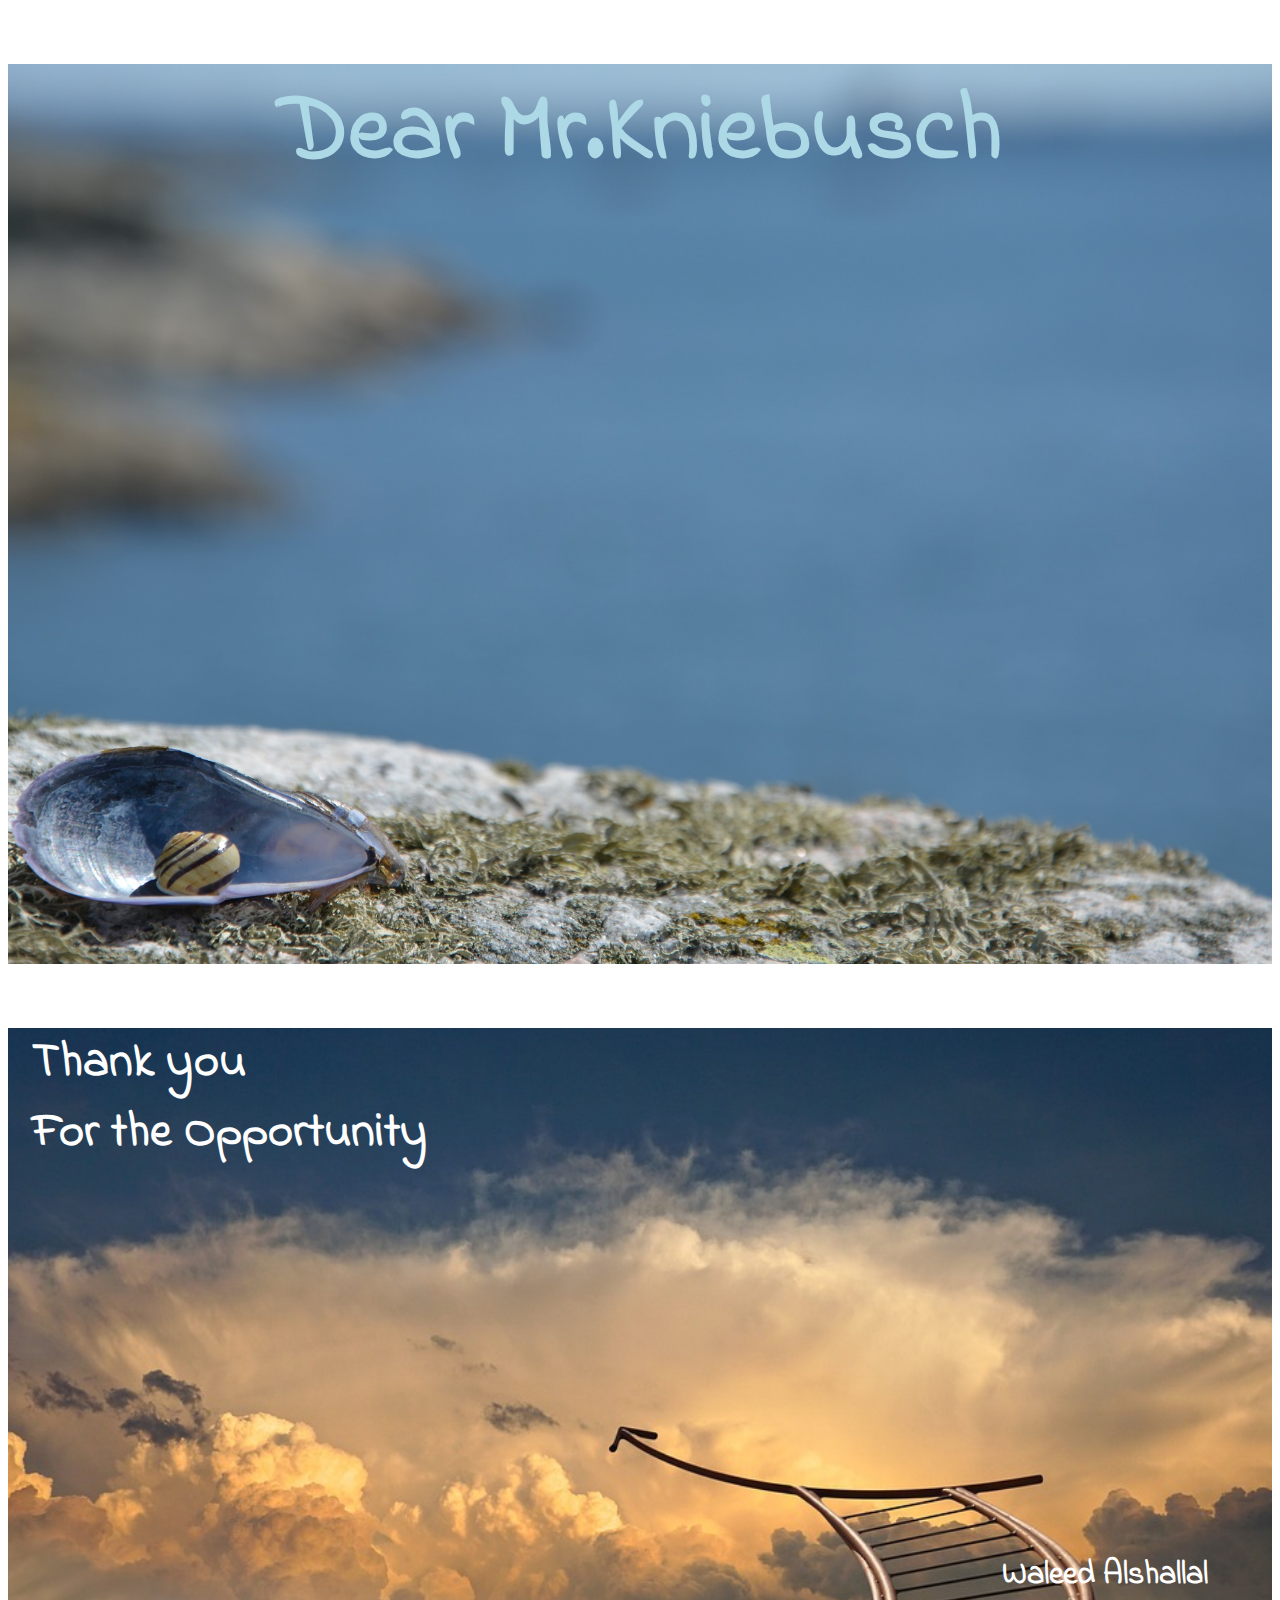
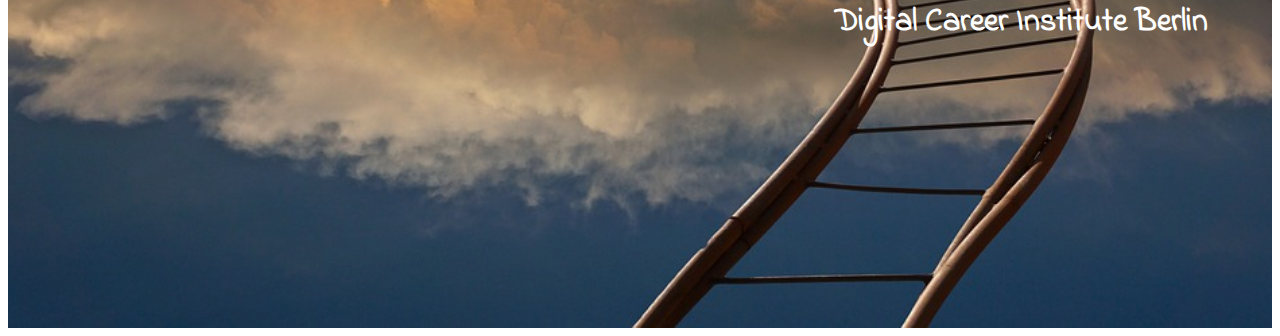
<file: microsite/index.html>
<!DOCTYPE html>
<html lang="en">

<head>
   
    <meta charset="UTF-8">
    
    <title>Thank you</title>
    <link href="https://fonts.googleapis.com/css?family=Indie+Flower&display=swap" rel="stylesheet">
    <style>
        
        
       
       
    
         
        
       #section-1{
            background-color: crimson;
            height: 100vh;
            background-size: cover;
            background-position: center;
            background-image: url(img/background-2653380_1920.jpg)
        }
        
         #section-2{
            background-color: crimson;
            height: 100vh;
            background-size: cover;
            background-position: center;
            background-image:url(img/head-2748333_1280.jpg);
            
        }
          
        h1 {
            font-size: 6em;
            font-family: 'Indie Flower', cursive;
            text-align:center;
            color:lightblue;
        }
        h5{
           
            font-size: 2em;
            font-family: 'Indie Flower', cursive;
            text-align:right; margin-right:2em; padding-top: 10em;
            color: white;
        }
          h4 {
            font-size: 3em;
            font-family: 'Indie Flower', cursive;
            text-align:left; margin-left: 0.5em;
            color: white;        

                }
    </style>
</head>
<body>
  
   <nav class="main-navigation">
      <a herf="Section-1">
       
   </a>
      

      <a herf="Section-2">
       
   </a>
       
   </nav>
   
   <section id="section-1" class="section">
  <h1> Dear Mr.Kniebusch</h1>  
   
        
   </section>
  
    
    <section id="section-2" class="section">
       
      <h4>Thank you<br>For the Opportunity<br></h4>
      <h5>Waleed Alshallal<br>Digital Career Institute Berlin<br></h5>
      
   </section>
    
       
       
   
    
</body>
</html>
</file>
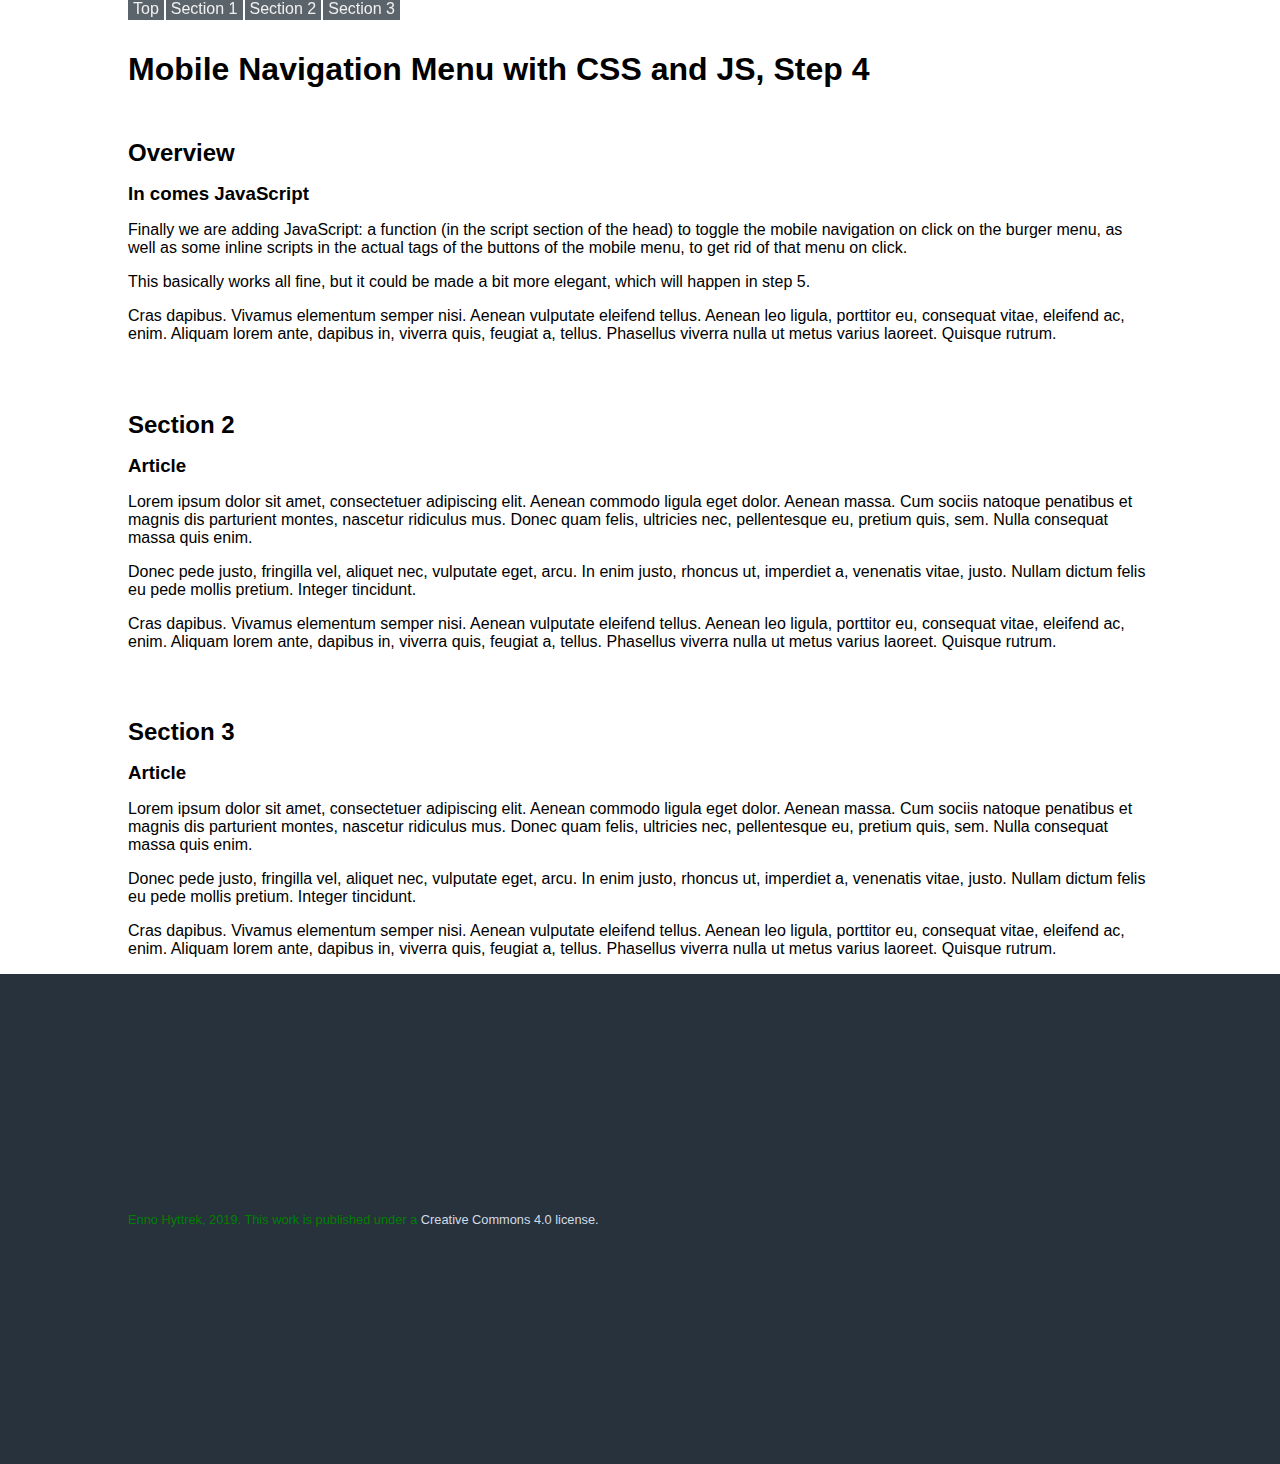
<file: mobile-navigation/index.html>
<!DOCTYPE html>
<html>
<head>
    <meta charset="utf-8">
    <meta name="viewport" content="width=device-width, initial-scale=1">
    <title>Mobile Nav with JS, Step 4</title>
    
    <link rel="stylesheet" href="css/style.css">       
<style>
   
/* 
Reset
*/        


 #desktop-nav {
        display: none;
    }
  
        
        
/* 
Layout, mobile first
*/   
        
body,
section {
    padding-top: 13vw;
}     

article,p {
    margin: 1em 0;
}

footer {
    padding: 25vh 0;
}
        
#desktop-nav ul,        
h1,h2,h3,
p {
   padding: 0 20px;         
        }
               
        
/* 
Nav
*/        
        
        
/** 
Nav, general
**/
        

        
nav ul {
    list-style-type: none;
}

nav a {
    color: rgb(240,240,240);
    background-color: rgba(50,60,70,0.8);
} 

nav a:hover {
    color: #fff;
    background-color: rgb(255,128,0);
} 
        
/** 
Nav, mobile
**/       
        
#burger-icon {
    margin: 0 20px;
}

#burger-icon div {
    width: 30px;
    height: 5px;
    border-radius: 2px;
    background-color: rgba(150,160,170,0.9);
    margin: 3px 0 0 0;
}


#burger-icon:hover div {
    background-color: rgb(160,170,180);
}

#burger-icon:hover {
cursor: pointer;
    }

#mobile-nav ul {
    margin-top: 11px;
}

#mobile-nav ul li {
    margin-top: 1px;
}

#mobile-nav ul li a {
    display: inline-block;
    width: 100%;
    padding: 10px 20px; 
    font-size: 1em;
}


#mobile-nav {
    position: fixed;
    width: 100%;
    top: 0;
    height: 40px;
    padding-top: 5px;
    overflow-y: hidden;
    background-color: rgba(230,240,240,0.8);
}
        
        
/** 
Nav, desktop
**/   
        
#desktop-nav {
    position: fixed;
    top: 0;
}

#desktop-nav ul {
    display: flex;
}

#desktop-nav ul li a {
    padding: 3px 5px;
    margin-right: 2px;
}

        
        
/* 
Responsive design, mobile first 
*/
        
@media only screen and (min-width: 600px) {


    /* 
    Nav, desktop
    */

    #desktop-nav {
        display: block;
    }

    #mobile-nav {
        display: none;
    }

    /* 
    Layout, desktop 
    */   

    body,
    section {
        padding-top: 4vw;
    } 

    #desktop-nav ul,        
    h1,h2,h3,
    p {
        padding: 0 10vw;         
    }


}
    
    
</style>
    
<script>
        
     
        
        
function toggleMobileNav() {    
  var x = document.getElementById("mobile-nav");
  if (x.style.height === "195px") {
    x.style.height = "40px";
  } else {
    x.style.height = "195px";
  }
}
      
</script>
    
</head>
<body>
    <header>
        <h1>Mobile Navigation Menu with CSS and JS, Step 4</h1>
        
        <nav id="mobile-nav">

            <div id="burger-icon" onclick="toggleMobileNav()">
                <div></div>
                <div></div>                
                <div></div>             
            </div>
   
            <ul>
            <li><a href="#" onclick="document.getElementById('mobile-nav').style.height= '40px'">Top</a></li>
            <li><a href="#section1" onclick="document.getElementById('mobile-nav').style.height= '40px'">Section 1</a></li>   
            <li><a href="#section2" onclick="document.getElementById('mobile-nav').style.height= '40px'">Section 2</a></li>  
            <li><a href="#section3" onclick="document.getElementById('mobile-nav').style.height= '40px'">Section 3</a></li>  
            </ul>    
        </nav>
        
        <nav id="desktop-nav">
   
            <ul>
            <li><a href="#">Top</a></li>
            <li><a href="#section1">Section 1</a></li>     
            <li><a href="#section2">Section 2</a></li>    
            <li><a href="#section3">Section 3</a></li>  
            </ul>    
        </nav>
        

        

    
    </header>
    <main>
    <section id="section1">
        <h2>Overview</h2>
        <article>
            <h3>In comes JavaScript</h3>
            <p>
            Finally we are adding JavaScript: a function (in the script section of the head) to toggle the mobile navigation on click on the burger menu, as well as some inline scripts in the actual tags of the buttons of the mobile menu, to get rid of that menu on click.
            </p>
        
            <p>
            This basically works all fine, but it could be made a bit more elegant, which will happen in step 5. 
            </p>
            
            <p>
            Cras dapibus. Vivamus elementum semper nisi. Aenean vulputate eleifend tellus. Aenean leo ligula, porttitor eu, consequat vitae, eleifend ac, enim. Aliquam lorem ante, dapibus in, viverra quis, feugiat a, tellus. Phasellus viverra nulla ut metus varius laoreet. Quisque rutrum.
            </p>
        </article> 
    </section>
    
    <section id="section2">
        <h2>Section 2</h2>
        <article>
            <h3>Article</h3>
            <p>
            Lorem ipsum dolor sit amet, consectetuer adipiscing elit. Aenean commodo ligula eget dolor. Aenean massa. Cum sociis natoque penatibus et magnis dis parturient montes, nascetur ridiculus mus. Donec quam felis, ultricies nec, pellentesque eu, pretium quis, sem. Nulla consequat massa quis enim. 
            </p>
        
            <p>
            Donec pede justo, fringilla vel, aliquet nec, vulputate eget, arcu. In enim justo, rhoncus ut, imperdiet a, venenatis vitae, justo. Nullam dictum felis eu pede mollis pretium. Integer tincidunt.
            </p>
            
            <p>
            Cras dapibus. Vivamus elementum semper nisi. Aenean vulputate eleifend tellus. Aenean leo ligula, porttitor eu, consequat vitae, eleifend ac, enim. Aliquam lorem ante, dapibus in, viverra quis, feugiat a, tellus. Phasellus viverra nulla ut metus varius laoreet. Quisque rutrum.
            </p>
        </article> 
    </section>    
    
    <section id="section3">
        <h2>Section 3</h2>
        <article>
            <h3>Article</h3>
            <p>
            Lorem ipsum dolor sit amet, consectetuer adipiscing elit. Aenean commodo ligula eget dolor. Aenean massa. Cum sociis natoque penatibus et magnis dis parturient montes, nascetur ridiculus mus. Donec quam felis, ultricies nec, pellentesque eu, pretium quis, sem. Nulla consequat massa quis enim. 
            </p>
        
            <p>
            Donec pede justo, fringilla vel, aliquet nec, vulputate eget, arcu. In enim justo, rhoncus ut, imperdiet a, venenatis vitae, justo. Nullam dictum felis eu pede mollis pretium. Integer tincidunt.
            </p>
            
            <p>
            Cras dapibus. Vivamus elementum semper nisi. Aenean vulputate eleifend tellus. Aenean leo ligula, porttitor eu, consequat vitae, eleifend ac, enim. Aliquam lorem ante, dapibus in, viverra quis, feugiat a, tellus. Phasellus viverra nulla ut metus varius laoreet. Quisque rutrum.
            </p>
        </article> 
    </section>   
    </main>
    <footer>
  
        <p>
            Enno Hyttrek, 2019. This work is published under a <a href="https://creativecommons.org/licenses/by/4.0/" target="_blank">Creative Commons 4.0 license.</a>
        </p>
    
    </footer>
    

</body>
</html>
</file>
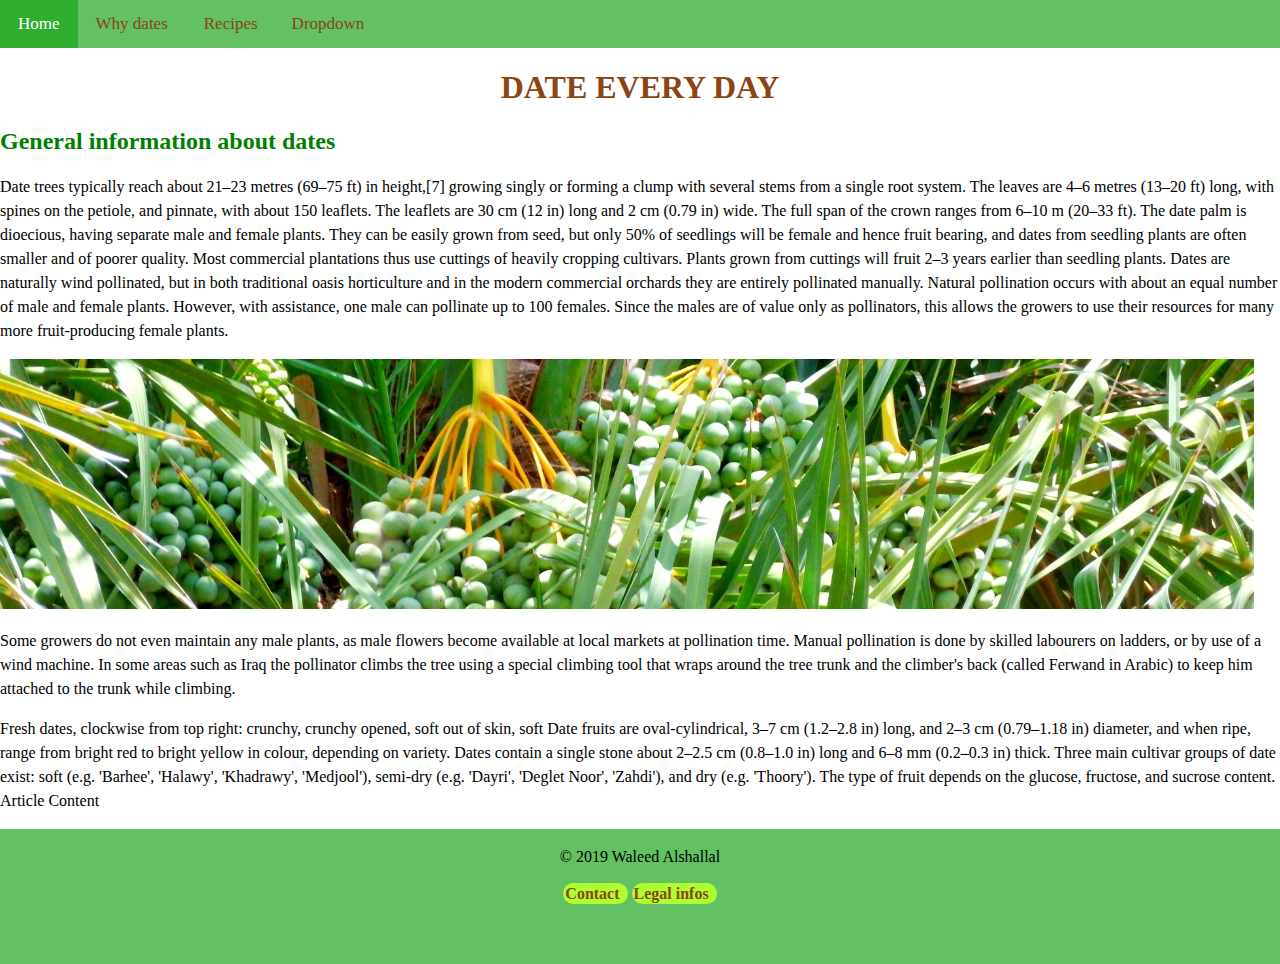
<file: final-project/release/index.html>
<!DOCTYPE html>
<html>
<head>
<meta name="viewport" content="width=device-width, initial-scale=1">
<link rel="stylesheet" href="css/style.css">
<style>
body {margin:0;font-family:Arial}

</style>
</head>
<body>

<div class="topnav" id="myTopnav">
  <a href="index.html" class="active">Home</a>
  <a href="why-dates.html">Why dates</a>
  <a href="recipes.html">Recipes</a>
  <div class="dropdown">
    <button class="dropbtn"style="color:saddlebrown;">Dropdown 
      <i class="fa fa-caret-down"></i>
    </button>
    <div class="dropdown-content">
      <a href="contact.html">Contact</a>
      <a href="legal-info.html">Legal informations</a>
      
    </div>
  </div> 
  
  <a href="javascript:void(0);" style="font-size:15px;" class="icon" onclick="myFunction()">&#9776;</a>
</div>



<script>
function myFunction() {
  var x = document.getElementById("myTopnav");
  if (x.className === "topnav") {
    x.className += " responsive";
  } else {
    x.className = "topnav";
  }
}
</script>

</body>
</html>



<!DOCTYPE html>
<html lang="en">
  
   <head>
     
      <!-- Version:1.1.1.0  -->
      
       <title>Waleeds Final Project</title>
       
       <link rel="stylesheet" href="css/style.css"> 
       
   </head>
    
    <body>
    <div style="text-align: center">
            <h1 class='h1-style' >DATE EVERY DAY</h1>
            
         
           </div>
        
        
        
 
       
            <article>
                <h2><font color="green"> General information about dates</font></h2>
                
                <section id="section-1" class="section">
                
                <p>Date trees typically reach about 21–23 metres (69–75 ft) in height,[7] growing singly or forming a clump with several stems from a single root system. The leaves are 4–6 metres (13–20 ft) long, with spines on the petiole, and pinnate, with about 150 leaflets. The leaflets are 30 cm (12 in) long and 2 cm (0.79 in) wide. The full span of the crown ranges from 6–10 m (20–33 ft).

The date palm is dioecious, having separate male and female plants. They can be easily grown from seed, but only 50% of seedlings will be female and hence fruit bearing, and dates from seedling plants are often smaller and of poorer quality. Most commercial plantations thus use cuttings of heavily cropping cultivars. Plants grown from cuttings will fruit 2–3 years earlier than seedling plants.

Dates are naturally wind pollinated, but in both traditional oasis horticulture and in the modern commercial orchards they are entirely pollinated manually. Natural pollination occurs with about an equal number of male and female plants. However, with assistance, one male can pollinate up to 100 females. Since the males are of value only as pollinators, this allows the growers to use their resources for many more fruit-producing female plants.
                     </p> </section>
                <img class="home-img" src="img/date-palm-tree-402145_1920.jpg" alt="Smiley face" >
              
<p> Some growers do not even maintain any male plants, as male flowers become available at local markets at pollination time. Manual pollination is done by skilled labourers on ladders, or by use of a wind machine. In some areas such as Iraq the pollinator climbs the tree using a special climbing tool that wraps around the tree trunk and the climber's back (called Ferwand in Arabic) to keep him attached to the trunk while climbing.</p>

<p>
Fresh dates, clockwise from top right: crunchy, crunchy opened, soft out of skin, soft
Date fruits are oval-cylindrical, 3–7 cm (1.2–2.8 in) long, and 2–3 cm (0.79–1.18 in) diameter, and when ripe, range from bright red to bright yellow in colour, depending on variety. Dates contain a single stone about 2–2.5 cm (0.8–1.0 in) long and 6–8 mm (0.2–0.3 in) thick. Three main cultivar groups of date exist: soft (e.g. 'Barhee', 'Halawy', 'Khadrawy', 'Medjool'), semi-dry (e.g. 'Dayri', 'Deglet Noor', 'Zahdi'), and dry (e.g. 'Thoory'). The type of fruit depends on the glucose, fructose, and sucrose content.
                    Article Content </p>
            </article>

        </section>
     
        <footer >
            <p>
             &copy; 2019 Waleed Alshallal   
            </p>
            <div >
                 <a class="footer-span" href="contact.html"> Contact</a>
            <a  class="footer-span" href="legalInfos.html"> Legal infos</a>
            </div>
           
          
        </footer>

    </body>    
    
</html>
</file>
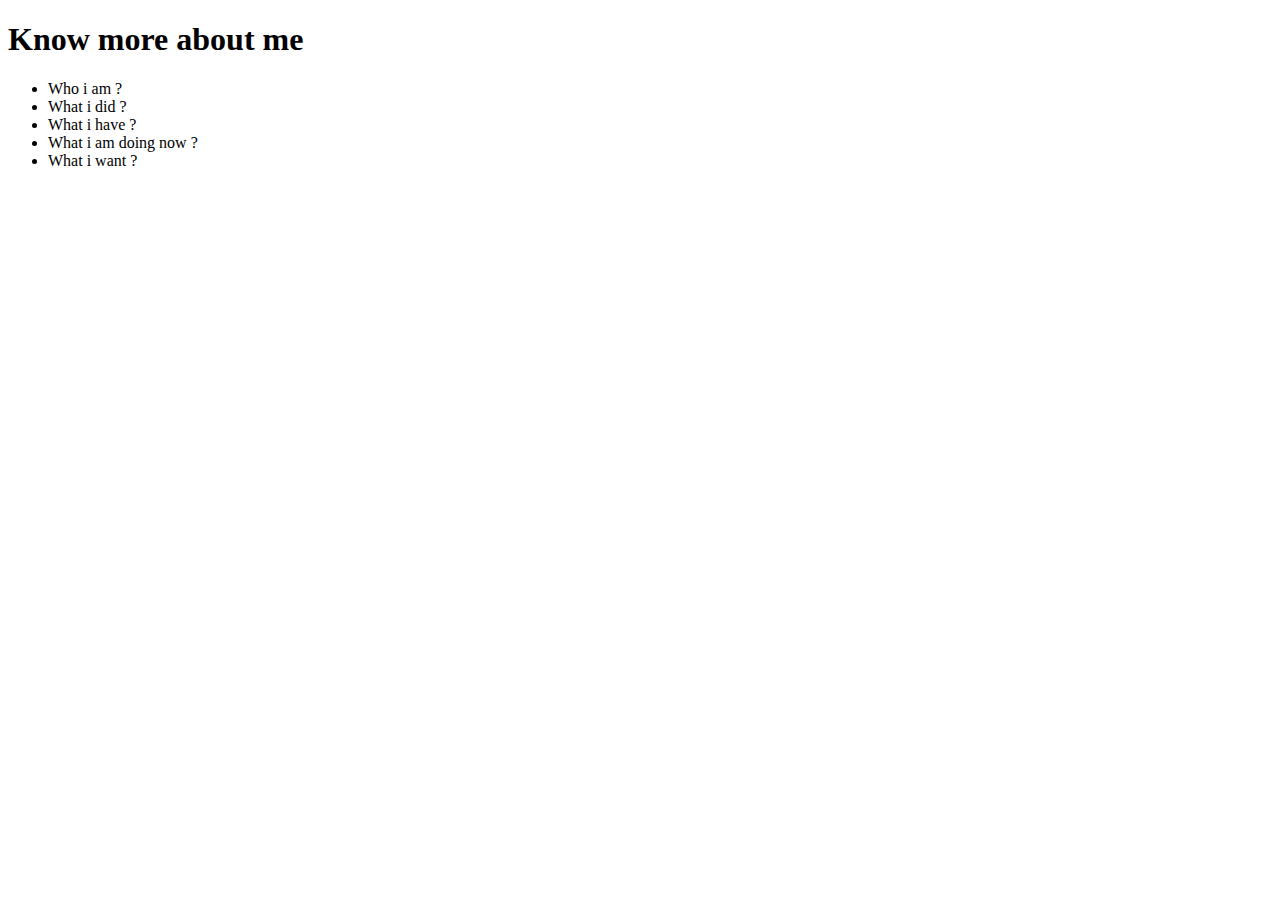
<file: final-project-concept/outline.html>
<!DOCTYPE html>
<html lang="en">

</html>
<html>

<head>
    <title>My Final Project Prototype</title>
</head>
<body>
    <header>
        <h1>Know more about me</h1>
        <nav>
            <ul>
                <li>Who i am ?</li>
                <li>What i did ? </li>
                <li>What i have ?</li>
                <li>What i am doing now ?</li>
                <li>What i want ? </li>
                
            </ul>
        </nav>
    </header>
</file>
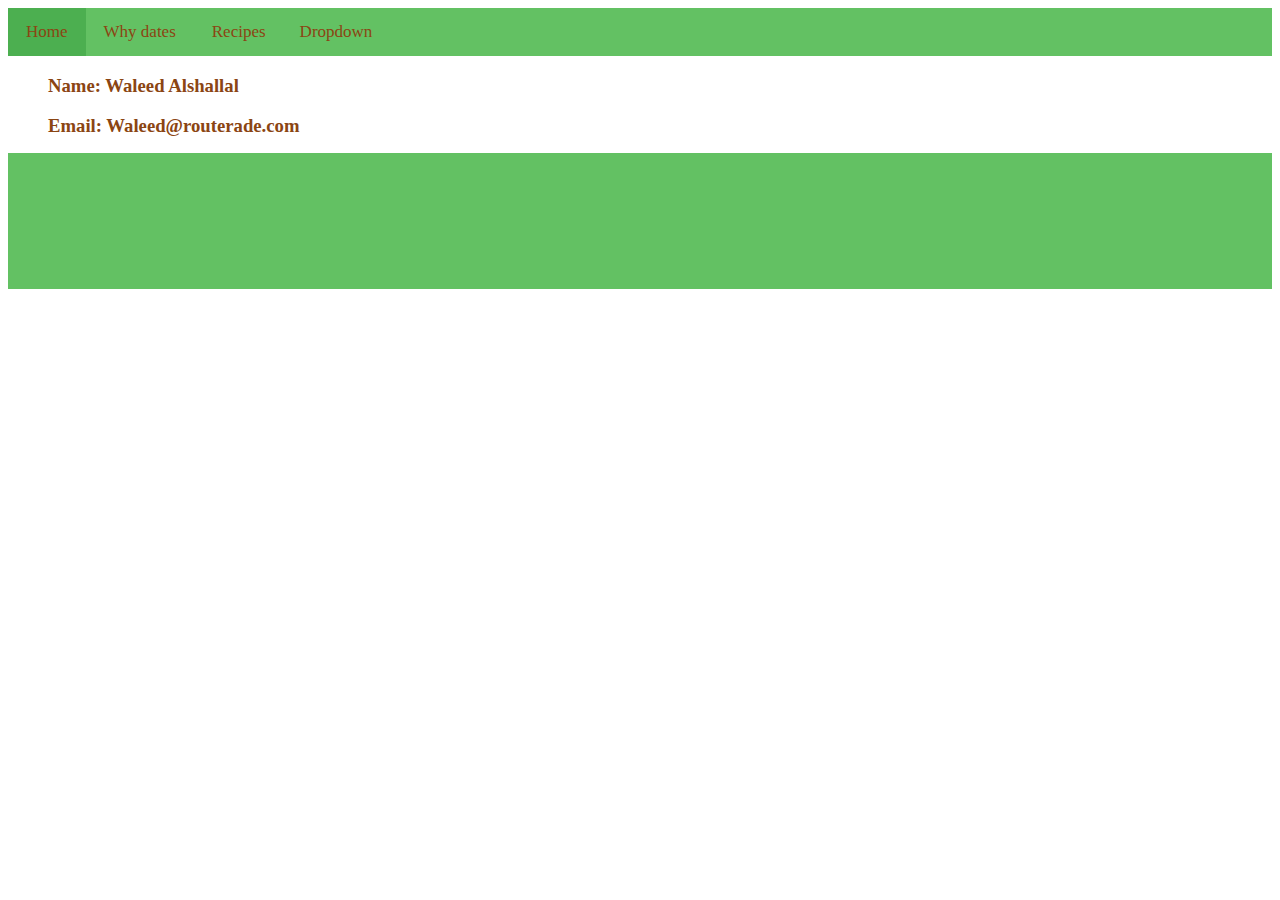
<file: final-project/release/contact.html>
<!DOCTYPE html>
<html lang="en">
  
   <head>
     
      <!-- Version:1.1.1.0  -->
      
       <title>Waleeds Final Project</title>
       
       <link rel="stylesheet" href="css/style.css"> 
       
   </head>
    
    <body>
    
       <div class="topnav" id="myTopnav">
  <a href="index.html" class="active">Home</a>
  <a href="why-dates.html">Why dates</a>
  <a href="recipes.html">Recipes</a>
  <div class="dropdown">
    <button class="dropbtn"style="color:saddlebrown;">Dropdown 
      <i class="fa fa-caret-down"></i>
    </button>
    <div class="dropdown-content">
      <a href="contact.html">Contact</a>
      <a href="legal-info.html">Legal infos</a>
      
    </div>
  </div> 
  
  <a href="javascript:void(0);" style="font-size:15px;" class="icon" onclick="myFunction()">&#9776;</a>
</div>



<script>
function myFunction() {
  var x = document.getElementById("myTopnav");
  if (x.className === "topnav") {
    x.className += " responsive";
  } else {
    x.className = "topnav";
  }
}
</script>

    
      
        
 <body>
                 <ul>
                     
                         <h3 style="color:  saddlebrown">Name: Waleed Alshallal</h3>
                         <h3 style="color:  saddlebrown">Email: Waleed@routerade.com</h3>
                        
                         
                     
                 </ul>
                
             </body>
      
        <footer >
            
            
          
        </footer>

    </body>    
    
</html>
</file>
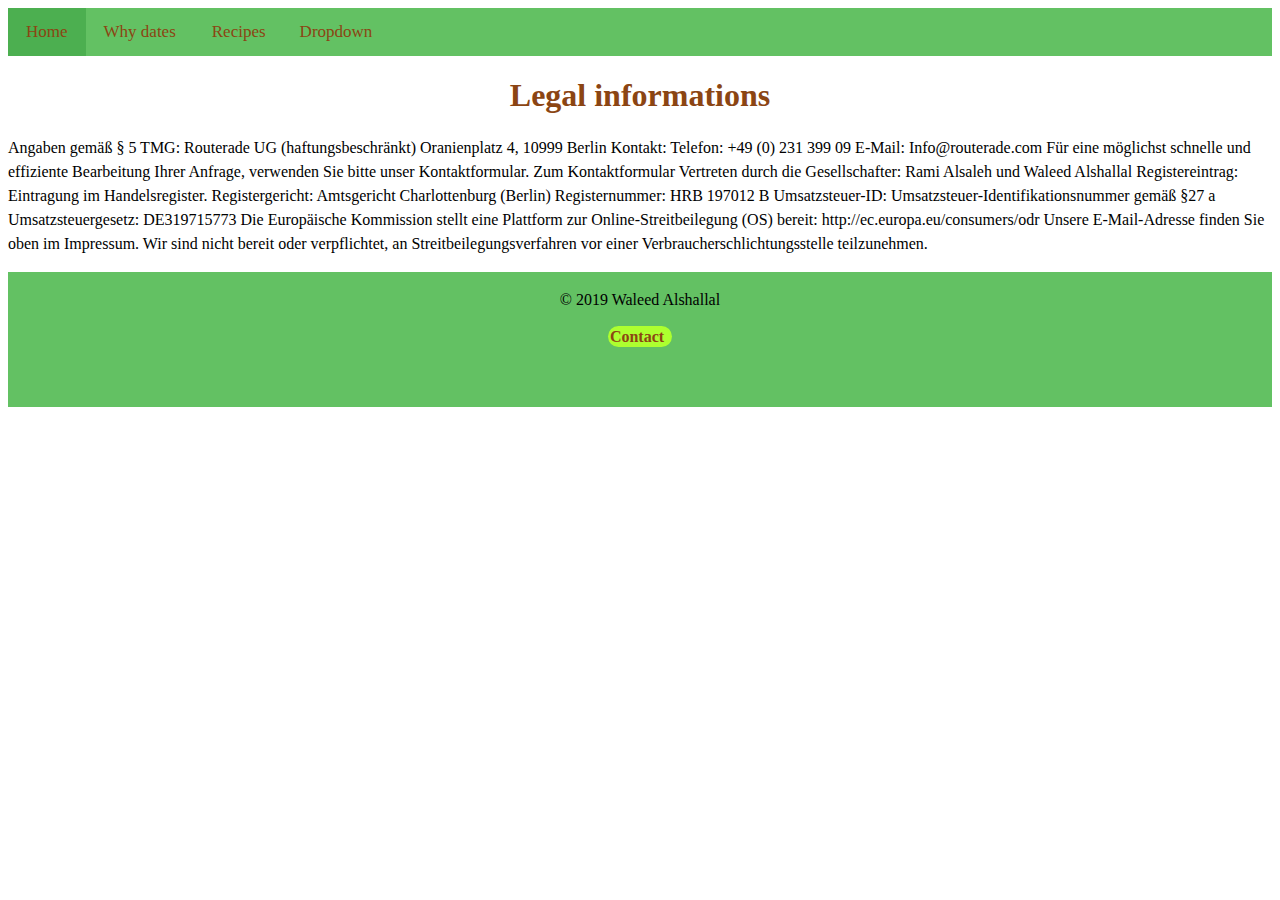
<file: final-project/release/legal-info.html>
<!DOCTYPE html>
<html lang="en">
  
   <head>
     
      <!-- Version:1.1.1.0  -->
      
       <title>Waleeds Final Project</title>
       
       <link rel="stylesheet" href="css/style.css"> 
       
   </head>
    
    <body>
    
       <div class="topnav" id="myTopnav">
  <a href="index.html" class="active">Home</a>
  <a href="why-dates.html">Why dates</a>
  <a href="recipes.html">Recipes</a>
  <div class="dropdown">
    <button class="dropbtn"style="color:saddlebrown;">Dropdown 
      <i class="fa fa-caret-down"></i>
    </button>
    <div class="dropdown-content">
      <a href="contact.html">Contact</a>
      <a href="legal-info.html">Legal infos</a>
      
    </div>
  </div> 
  
  <a href="javascript:void(0);" style="font-size:15px;" class="icon" onclick="myFunction()">&#9776;</a>
</div>



<script>
function myFunction() {
  var x = document.getElementById("myTopnav");
  if (x.className === "topnav") {
    x.className += " responsive";
  } else {
    x.className = "topnav";
  }
}
</script>

    
        <header>


        </header>
                <div style="text-align: center">
            <h1 class='h1-style' >Legal informations</h1>
            
          
           </div>
<p>Angaben gemäß § 5 TMG:

Routerade UG (haftungsbeschränkt)

Oranienplatz 4, 10999 Berlin

 

Kontakt:

Telefon: +49 (0) 231 399 09 

E-Mail: Info@routerade.com

Für eine möglichst schnelle und effiziente Bearbeitung Ihrer Anfrage, verwenden Sie bitte unser Kontaktformular.

Zum Kontaktformular

 

Vertreten durch die Gesellschafter: 

Rami Alsaleh und Waleed Alshallal

 

Registereintrag:

Eintragung im Handelsregister.

Registergericht: Amtsgericht Charlottenburg (Berlin)

Registernummer: HRB 197012 B 

 

Umsatzsteuer-ID:

Umsatzsteuer-Identifikationsnummer gemäß §27 a Umsatzsteuergesetz: DE319715773

Die Europäische Kommission stellt eine Plattform zur Online-Streitbeilegung (OS) bereit: http://ec.europa.eu/consumers/odr
Unsere E-Mail-Adresse finden Sie oben im Impressum.

Wir sind nicht bereit oder verpflichtet, an Streitbeilegungsverfahren vor einer Verbraucherschlichtungsstelle teilzunehmen.</p>
      
      

        <footer >
            <p>
             &copy; 2019 Waleed Alshallal   
            </p>
            <div >
                 <a class="footer-span" href="contact.html"> Contact</a>
        
            </div>
           
          
        </footer>

    </body>    
    
</html>
</file>
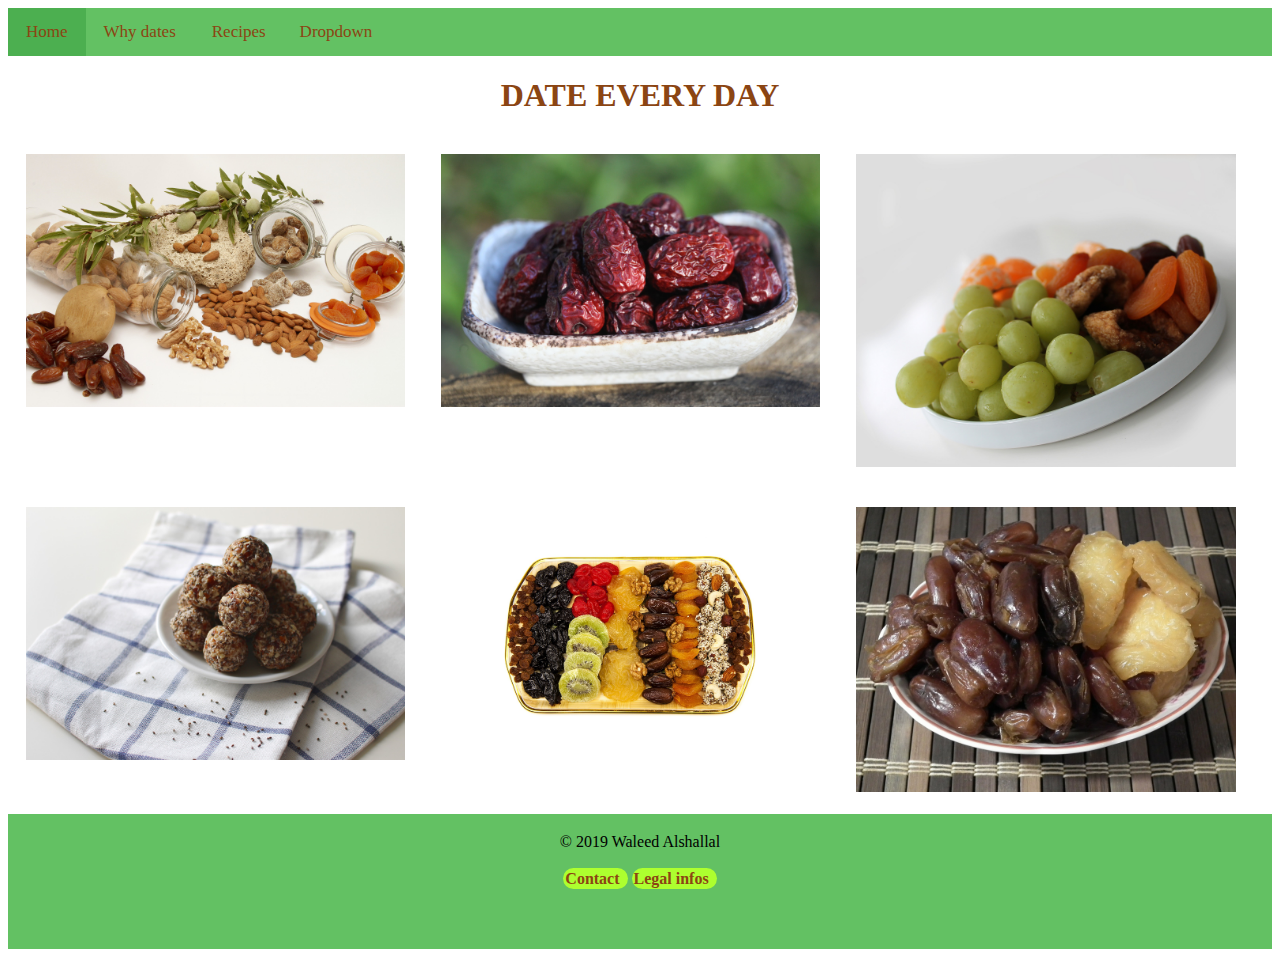
<file: final-project/release/recipes.html>
<!DOCTYPE html>
<html lang="en">
  
   <head>
     
      <!-- Version:1.1.1.0  -->
      
       <title>Waleeds Final Project</title>
       
       <link rel="stylesheet" href="css/style.css"> 
       
   </head>
    
    <body>
    <div class="topnav" id="myTopnav">
  <a href="index.html" class="active">Home</a>
  <a href="why-dates.html">Why dates</a>
  <a href="recipes.html">Recipes</a>
  <div class="dropdown">
    <button class="dropbtn"style="color:saddlebrown;">Dropdown 
      <i class="fa fa-caret-down"></i>
    </button>
    <div class="dropdown-content">
      <a href="contact.html">Contact</a>
      <a href="legal-info.html">Legal infos</a>
      
    </div>
  </div> 
  
  <a href="javascript:void(0);" style="font-size:15px;" class="icon" onclick="myFunction()">&#9776;</a>
</div>



<script>
function myFunction() {
  var x = document.getElementById("myTopnav");
  if (x.className === "topnav") {
    x.className += " responsive";
  } else {
    x.className = "topnav";
  }
}
</script>

    
        <header>

        
        </header>
        
<div style="text-align: center">
            <h1 class='h1-style' >DATE EVERY DAY</h1>
            
           
           </div>
      
        <div class="row">
  <div class="column">
    <a href="https://www.thekitchn.com/our-13-best-recipes-with-dates-243960"><img src="img/food-3324097_1920.jpg" alt="Snow" style="width:100%"></a>
   </div>
   
   <div class="column">
  <a href="https://www.thespruceeats.com/recipes-using-sweet-dried-dates-4137302"> <img src="img/date-1091228_1920.jpg" alt="Forest" style="width:100%">
  </a></div>
  
  <div class="column">
  <a href="https://www.bbc.co.uk/food/date">  <img src="img/fruit-1135965_1920.jpg" alt="Mountains" style="width:100%">
 </a></div>
  
  <div class="column">
    <a href="https://www.allrecipes.com/recipes/16964/fruits-and-vegetables/fruits/dates/?page=2"><img src="img/energy-ball-3973461_1920%20-%20Copy.jpg" alt="Snow" style="width:100%"></a>
  </div>
  
  <div class="column">
   <a href="https://www.buzzfeed.com/ahmedaliakbar/date-recipes-for-eid"> <img src="img/dried-fruits-1631158_1920.jpg" alt="Forest" style="width:100%">
  </a></div>
  
  <div class="column">
   <a href="https://www.superhealthykids.com/recipes/healthy-no-bake-snack-bars/"> <img src="img/fruit-199563_1920.jpg" alt="Mountains" style="width:100%">
 </a> </div>
 
</div>

        <footer >
            <p>
             &copy; 2019 Waleed Alshallal   
            </p>
            <div >
                 <a class="footer-span" href="contact.html"> Contact</a>
            <a  class="footer-span" href="legalInfos.html"> Legal infos</a>
            </div>
           
          
        </footer>

    </body>    
    
</html>
</file>
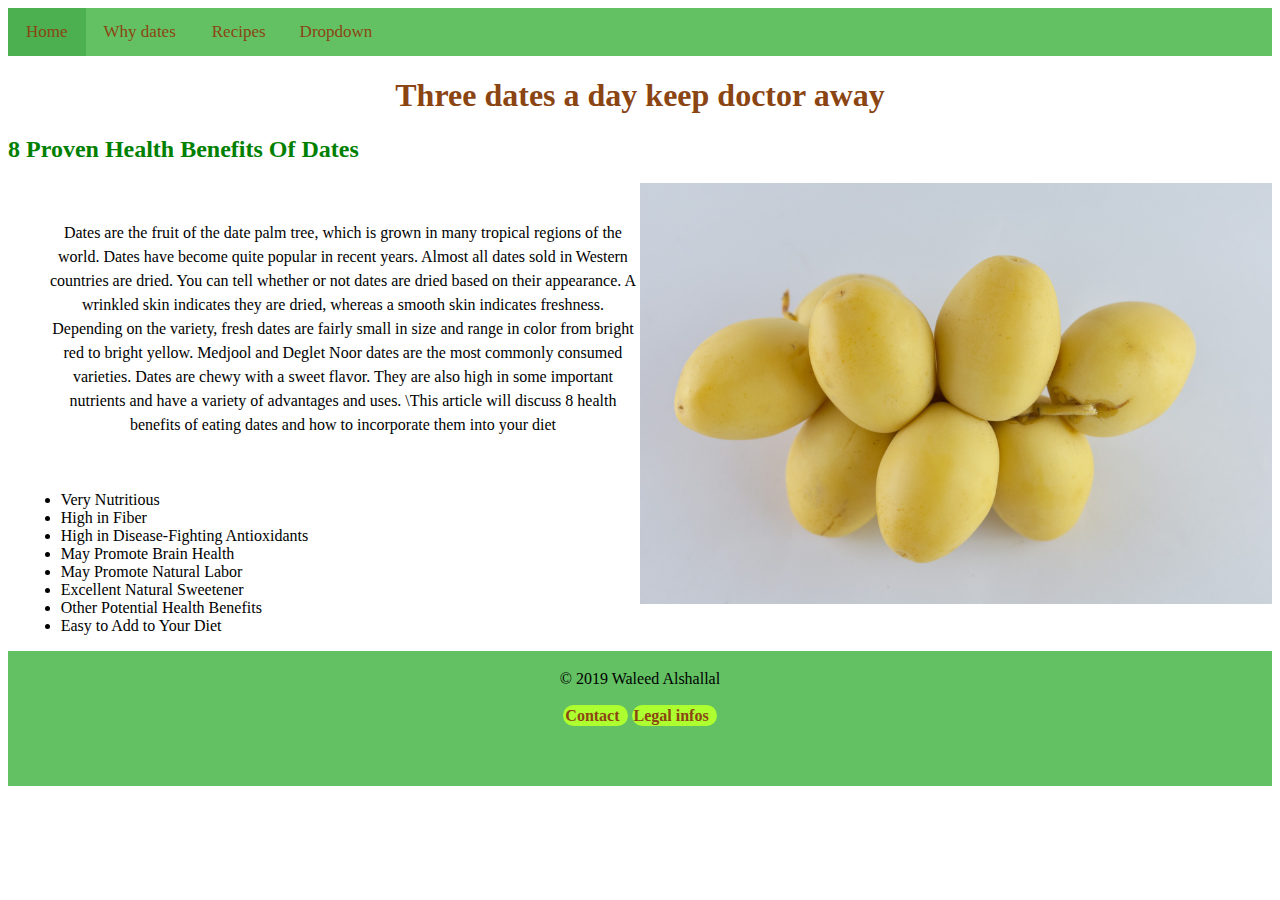
<file: final-project/release/why-dates.html>
<!DOCTYPE html>
<html lang="en">
   <head>
       <title>Waleeds Final Project</title>
       <link rel="stylesheet" href="css/style.css">
      
   </head>
    
    <body>
    
    <div class="topnav" id="myTopnav">
  <a href="index.html" class="active">Home</a>
  <a href="why-dates.html">Why dates</a>
  <a href="recipes.html">Recipes</a>
  <div class="dropdown">
    <button class="dropbtn"style="color:saddlebrown;">Dropdown 
      <i class="fa fa-caret-down"></i>
    </button>
    <div class="dropdown-content">
      <a href="contact.html">Contact</a>
      <a href="legal-info.html">Legal infos</a>
      
    </div>
  </div> 
  
  <a href="javascript:void(0);" style="font-size:15px;" class="icon" onclick="myFunction()">&#9776;</a>
</div>



<script>
function myFunction() {
  var x = document.getElementById("myTopnav");
  if (x.className === "topnav") {
    x.className += " responsive";
  } else {
    x.className = "topnav";
  }
}
</script>

    <div style="text-align: center"
           >
            <h1>  Three dates a day keep doctor away</h1>
        

        
           <h2 class="h2-style" style="color: green "> 8 Proven Health Benefits Of Dates</h2>
            
            
           
              <div>
                <img src="img/dates-3700122_1920%20-%20Copy.jpg" height="50%" width="50%" alt="Smiley face" align="right">
                <p style="padding: 3%">
                    Dates are the fruit of the date palm tree, which is grown in many tropical regions of the world. Dates have become quite popular in recent years.

Almost all dates sold in Western countries are dried.

You can tell whether or not dates are dried based on their appearance. A wrinkled skin indicates they are dried, whereas a smooth skin indicates freshness.

Depending on the variety, fresh dates are fairly small in size and range in color from bright red to bright yellow. Medjool and Deglet Noor dates are the most commonly consumed varieties.

Dates are chewy with a sweet flavor. They are also high in some important nutrients and have a variety of advantages and uses.

\This article will discuss 8 health benefits of eating dates and how to incorporate them into your diet
                </p>
                </div>
              
             

            
            <div class='div-m'>
                  <ul>
               <li>Very Nutritious</li> 
               <li>  High in Fiber</li>              
               <li>High in Disease-Fighting Antioxidants</li>
               <li> May Promote Brain Health</li>
               <li> May Promote Natural Labor</li>
               <li>Excellent Natural Sweetener</li>
               <li>  Other Potential Health Benefits</li>             
               <li>  Easy to Add to Your Diet</li>
                   </ul>
            </div>

        
        
        <aside>
           
            
        </aside>

        <footer>
            <p>
             &copy; 2019 Waleed Alshallal   
            </p>
            
             <div >
                 <a class="footer-span" href="contact.html"> Contact</a>
            <a  class="footer-span" href="legalInfos.html"> Legal infos</a>
            </div>
        
        </footer>

    </body>    
    
</html>
</file>
<file: mobile-navigation/css/style.css>
/*
Some general styles for the Mobile Menu with JavaScript exercise.
*/



* {
    box-sizing: border-box;
    padding: 0;
    margin: 0;
    scroll-behavior: smooth;
}
        
body {
    font-family: 'Helvetica', Arial, sans-serif;
}

a {
    text-decoration: none;
}


footer {
    color:green;
    background-color: rgb(40,50,60);
    font-size: 0.8em;
}

footer a {
    color: rgb(210,220,230);
}

footer a:hover {
    color: #fff;
    text-decoration: underline;
}

nav#secondary-nav {
    position: fixed;
    bottom: 0;
}

nav#secondary-nav ul {
    margin-left: 20px;
    display: flex;
}

nav#secondary-nav ul li {
    margin-right: 3px;
}

nav#secondary-nav a {
    font-size: 0.8em;
    background-color: rgba(210,220,230,0.8);
    color: rgb(40,50,60);
    padding: 3px;
}

.overview h1,
.overview p,
.overview ul {
    padding: 20px;
}

.overview ul {
    list-style-type: none;
}
</file>
<file: final-project/release/css/style.css>
/*
Stylesheet for final project, MAT 21a, DCI Berlin Waleed

@import url('https://fonts.googleapis.com/css?family=Dancing+Script&display=swap');
*/


/*

Reset
*/
h1{
      color: saddlebrown;
        text-align: center
}
/*
.img-image{
    margin: 20px;
    border:20px solid black;
}
*/
.column {
  float: left;
  width: 30%;
  padding: 18px;
}

/* Clear floats after image containers */
.row::after {
    margin-right: 1%;
  content: "";
  clear: both;
  display: table;
}
/*
* {
    margin: 0%;
    padding: 0%;
    box-sizing: border-box;
}
*/
.home-img{
    height: 250px;
    width: 98%;
    object-fit: cover;
}

nav ul{
    list-style-type: none;
}
/*
Layout

*/

.firstword {
    background-color: green;
}

/*
h1,h2,h3,h4,p,
nav ul {
    padding-left: 20px;
    margin-bottom: 1em;
}
*/

h3 {
    margin-bottom: 0.5em;
}

h4 {
    margin-top: 2em;
}



.m{
    margin-left: 9%;
}

/*
div { 
    width: 300px;
    
    margin: 0 auto;
}
*/
span{
    margin: 10px
}
/*Navigation*/
nav.main-navigation ul li{
    
    text-transform: uppercase;
/*      display: inline-block;*/
}

nav.main-navication{
      text-align: center;
}
nav.main-navigation ul li{
  
           display: inline-block;


}


/*
nav.main-navigation ul li{
    display: inline-block;
}
*/

nav.main-navigation ul li a {
    padding: 2px 8px;
    border-radius: 20px;
    text-decoration: none;
    color: saddlebrown;
    background-color:greenyellow; 
    font-weight: 600;
}

nav.main-navigation ul li a:hover {
    color: yellow;
    font-size: 25px;
}
.flex-item{
    
}

.topnav {
  overflow: hidden;
  background-color: rgb(23, 162, 23, 0.67);
}

.topnav a {
  float: left;
  display: block;
  color: saddlebrown;
  text-align: center;
  padding: 14px 18px;
  text-decoration: none;
  font-size: 17px;
}

.active {
  background-color: #4CAF50;
  color: white;
}

.topnav .icon {
  display: none;
}

.dropdown {
  float: left;
  overflow: hidden;
}

.dropdown .dropbtn {
  font-size: 17px;    
  border: none;
  outline: none;
  color: white;
  padding: 14px 16px;
  background-color:inherit ;
  font-family: inherit;
  margin: 0;
}

.dropdown-content {
  display: none;
  position: absolute;
  background-color: yellowgreen;
  min-width: 160px;
  box-shadow: 0px 8px 16px 0px rgba(0,0,0,0.2);
  z-index: 1;
}

.dropdown-content a {
  float: none;
  color: saddlebrown;
  padding: 12px 16px;
  text-decoration: none;
  display: block;
  text-align: left;
}

.topnav a:hover, .dropdown:hover .dropbtn {
  background-color: rgb(23, 162, 23, 0.67);
  color: white;
}

.dropdown-content a:hover {
  background-color: white;
  color:saddlebrown;
}

.dropdown:hover .dropdown-content {
  display: block;
}

@media screen and (max-width: 600px) {
  .topnav a:not(:first-child), .dropdown .dropbtn {
    display: none;
  }
  .topnav a.icon {
    float: right;
    display: block;
  }
}

@media screen and (max-width: 600px) {
  .topnav.responsive {position: relative;}
  .topnav.responsive .icon {
    position: absolute;
    right: 0;
    top: 0;
  }
  .topnav.responsive a {
    float: none;
    display: block;
    text-align: left;
  }
  .topnav.responsive .dropdown {float: none;}
  .topnav.responsive .dropdown-content {position: relative;}
  .topnav.responsive .dropdown .dropbtn {
    display: block;
    width: 100%;
    text-align: left;
  }
}





/*Colors and Style*/

body {
    background-color:white;
}

header {
    background-color :rgb(23, 162, 23, 0.67);
    padding:0.0em
}
footer { background-color :rgb(23, 162, 23, 0.67);
    padding-top: 0.5px;
   text-align: center;
    height: 15vh;
}
.footer-span:hover{
    color: yellow;
    font-size: 25px;
}
.footer-span{ padding: 2px 8px 2px 2px;
    border-radius: 20px;
    text-decoration: none;
    color: saddlebrown;
    background-color:greenyellow; 
    font-weight: 600;

}

/*Typography*/
body { 
    font-family: 'Dancing Script', cursive;
}
.h2-style{
    text-align: left;
}
p{
    
    line-height: 1.5em;

}
.div-m{
    margin-left: 1%;
    text-align: left;
}
/*responssive Design*/

/*conatct*/
/* Style inputs with type="text", select elements and textareas */


/* Style the submit button with a specific background color etc */
input, select, textarea {
  width: 100%; /* Full width */
  padding: 12px; /* Some padding */  
  border: 1px solid #ccc; /* Gray border */
  border-radius: 4px; /* Rounded borders */
  box-sizing: border-box; /* Make sure that padding and width stays in place */
  margin-top: 6px; /* Add a top margin */
  margin-bottom: 16px; /* Bottom margin */
  resize: vertical /* Allow the user to vertically resize the textarea (not horizontally) */
}

/* Style the submit button with a specific background color etc */
input {
  background-color: #4CAF50;
  color: white;
  padding: 12px 20px;
  border: none;
  border-radius: 4px;
  cursor: pointer;
}

/* When moving the mouse over the submit button, add a darker green color */
input:hover {
  background-color: #45a049;
}

/* Add a background color and some padding around the form */
.container {
    background-image: url('https://www.google.com/url?sa=i&source=images&cd=&ved=2ahUKEwiprdinjJXkAhWD_qQKHVIhBeAQjRx6BAgBEAQ&url=https%3A%2F%2Fwww.pexels.com%2Fsearch%2Fflower%2F&psig=AOvVaw3Ku8sfrKfO5zV8GCf29qil&ust=1566515816064874')
  border-radius: 5px;
  background-color: #f2f2f2;
  padding: 20px;
}
</file>
